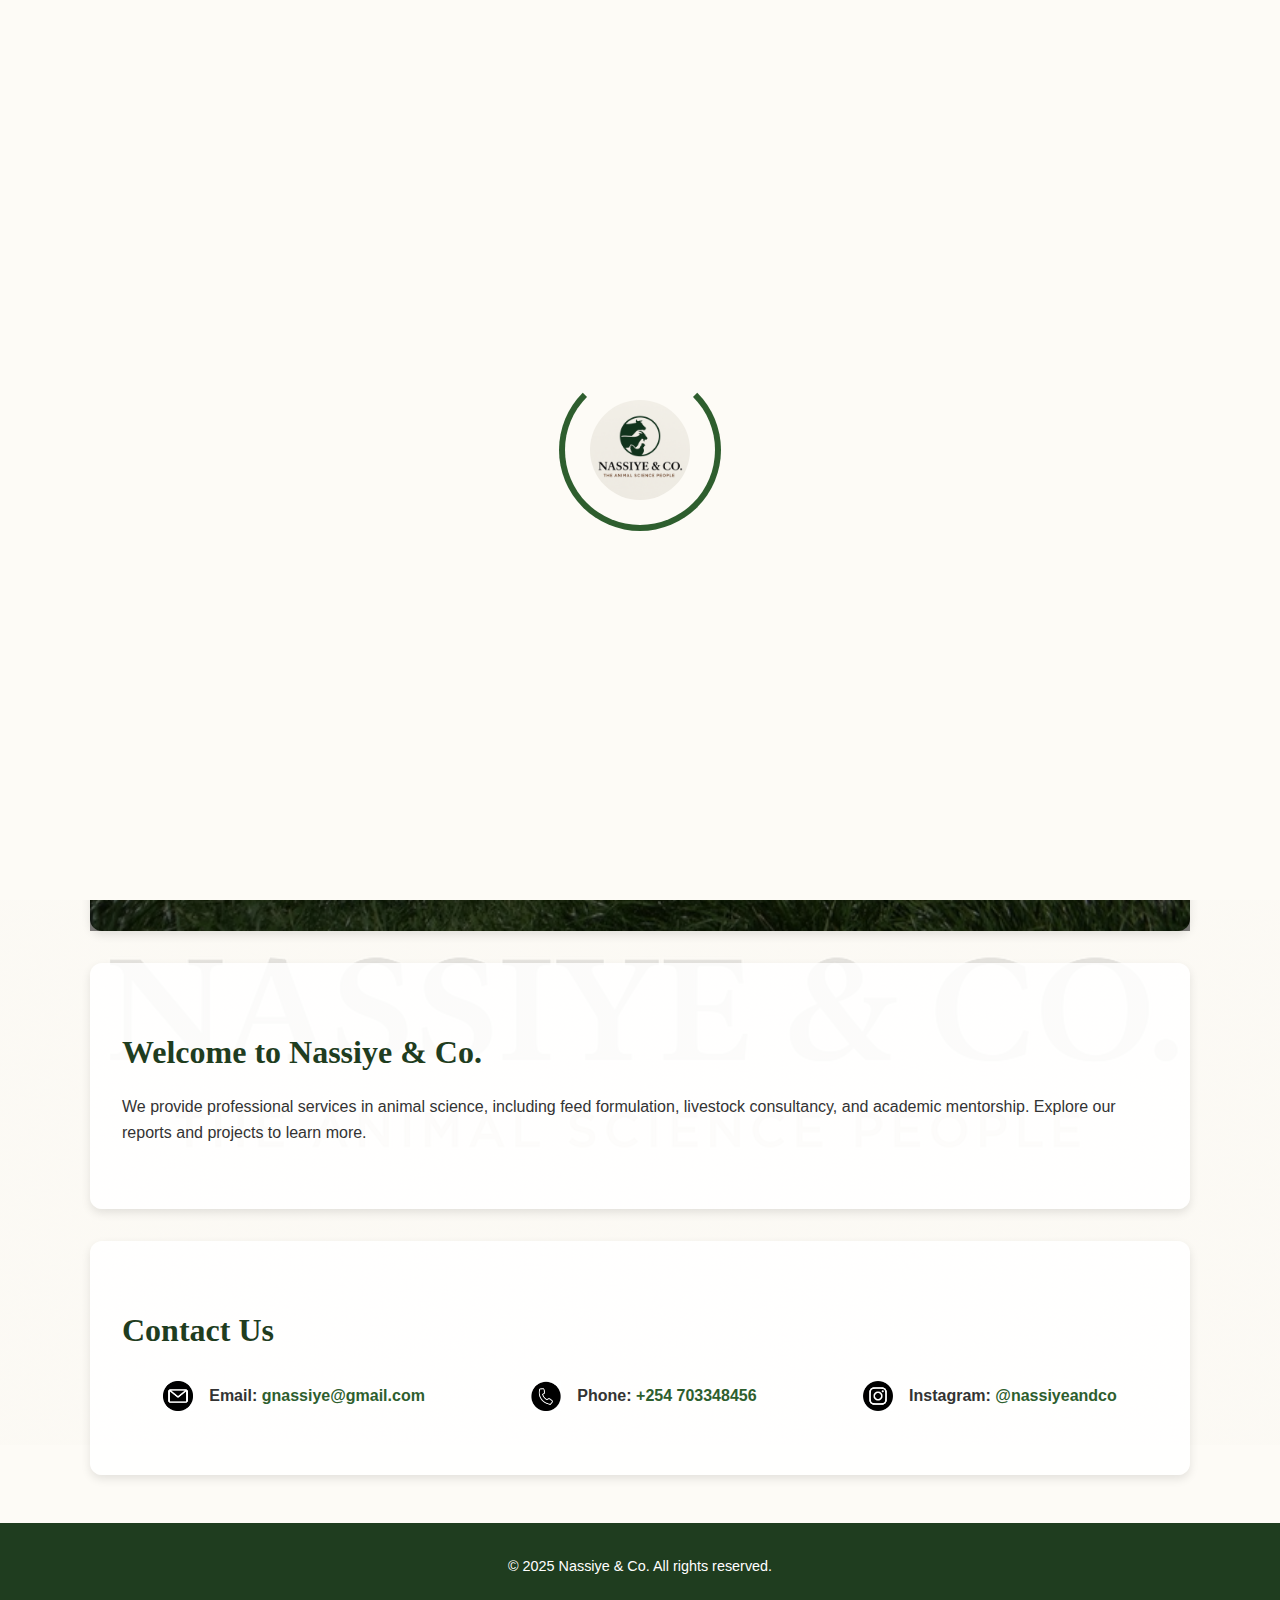
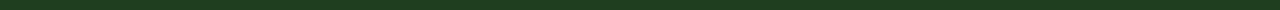
<file: index.html>
<!DOCTYPE html>
<html lang="en">
  <!--Favicon-->
  <link rel="icon" type="image/png" href="favicon.png">
<head>
  <meta charset="UTF-8">
  <meta name="viewport" content="width=device-width, initial-scale=1.0">
  <title>Nassiye & Co.</title>
  <link rel="stylesheet" href="style.css">
  <style>
    /* HAMBURGER STYLES */
    .hamburger {
      display: none;
      font-size: 2rem;
      cursor: pointer;
      color: #1f3d1f;
    }

    @media (max-width: 768px) {
      .nav-links {
        display: none;
        flex-direction: column;
        width: 100%;
        background: white;
        position: absolute;
        top: 70px;
        left: 0;
        text-align: center;
        padding: 1rem 0;
        box-shadow: 0 2px 5px rgba(0,0,0,0.1);
      }

      .nav-links.active {
        display: flex;
      }

      .hamburger {
        display: block;
      }

      .nav-links li {
        margin: 1rem 0;
      }
    }
  </style>
</head>
<body>
  <!--PRELOADER-->
  <div id="preloader">
    <div class="preloader-wrapper">
      <img src="logo.png" alt="Loading..." class="preloader-logo">
    </div>
  </div>

  <!-- HEADER -->
  <header>
    <div class="nav-container">
      <div class="logo"> <a href="index.html"> <img src="logo.png" alt="Nassiye & Co." class="logo-img">
      </a>
    </div>
      <nav>
        <div class="hamburger" onclick="toggleMenu()">☰</div>
        <ul class="nav-links">
          <li><a href="index.html" class="active">Home</a></li>
          <li><a href="services.html">Services</a></li>
          <li><a href="reports.html">Reports & Projects</a></li>
          <li><a href="about.html">About</a></li>
          <li><a href="#contact">Contacts</a></li>
        </ul>
      </nav>
    </div>
  </header>

  <!-- HERO SECTION -->
  <section class="hero">
    <div class="hero-content">
      <h1>EXPERT SOLUTIONS IN ANIMAL SCIENCE</h1>
      <div class="hero-buttons">
        <a href="services.html" class="btn btn-light">Explore Us</a>
        <a href="reports.html" class="btn btn-dark">Read Our Reports</a>
      </div>
    </div>
  </section>

  <!-- INTRO SECTION -->
  <section class="intro">
    <h2>Welcome to Nassiye & Co.</h2>
    <p>We provide professional services in animal science, including feed formulation, livestock consultancy, and academic mentorship. Explore our reports and projects to learn more.</p>
  </section>

  <!-- CONTACT SECTION -->
  <!-- CONTACT SECTION -->
<section class="contact">
  <h2>Contact Us</h2>
  <div class="contact-info">
    <div class="contact-item">
      <img src="email-icon.png" alt="Email Icon" class="contact-icon">
      <p><b>Email:</b> <a href="mailto:gnassiye@gmail.com">gnassiye@gmail.com</a></p>
    </div>
    <div class="contact-item">
      <img src="phone-icon.png" alt="Phone Icon" class="contact-icon">
      <p><b>Phone:</b> <a href="tel:+254 703348456"> +254 703348456</a></p>
    </div>
    <div class="contact-item">
      <img src="ig-icon.png" alt="Instagram Icon" class="contact-icon">
      <p><b>Instagram:</b> 
        <a href="https://instagram.com/nassiyeandco" target="_blank">@nassiyeandco</a>
      </p>
    </div>
  </div>
</section>


  <!-- FOOTER -->
  <footer>
    <p>&copy; 2025 Nassiye & Co. All rights reserved.</p>
  </footer>

  <script>
    function toggleMenu() {
      document.querySelector(".nav-links").classList.toggle("active");
    }
  </script>
  <script>
document.addEventListener("DOMContentLoaded", function () {
  const preloader = document.getElementById("preloader");

  // Check if sessionStorage has preloaderShown
  if (sessionStorage.getItem("preloaderShown")) {
    preloader.style.display = "none"; // Hide immediately
  } else {
    // First visit: show preloader
    sessionStorage.setItem("preloaderShown", "true");

    window.addEventListener("load", () => {
      setTimeout(() => {
        preloader.classList.add("hide");
        setTimeout(() => preloader.style.display = "none", 500);
      }, 1500); // Animation duration
    });
  }
});
</script>

</body>
</html>
</file>
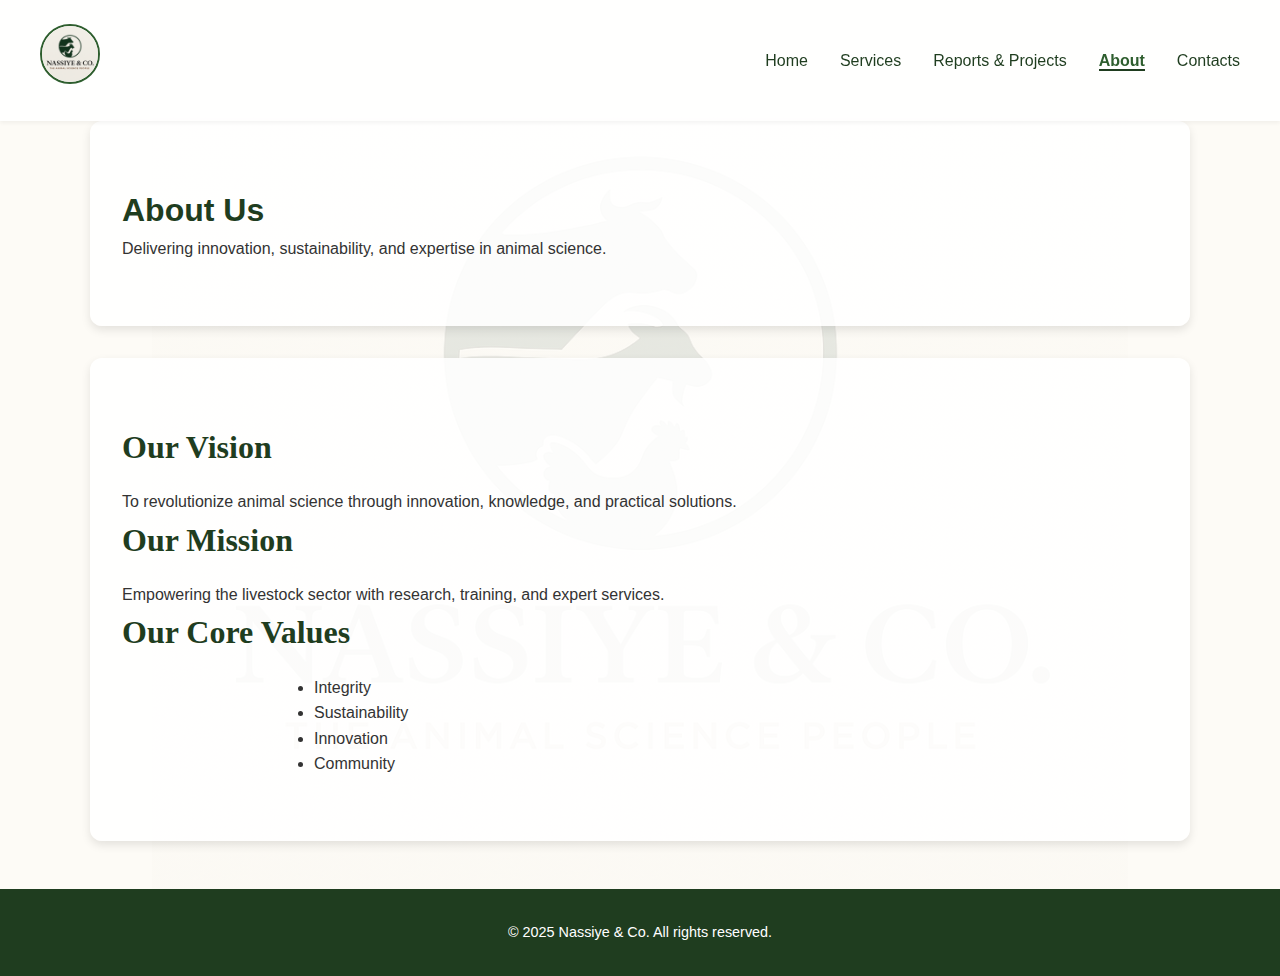
<file: about.html>
<!DOCTYPE html>
<html lang="en">
   <!--Favicon-->
  <link rel="icon" type="image/png" href="favicon.png">
<head>
  <meta charset="UTF-8">
  <meta name="viewport" content="width=device-width, initial-scale=1.0">
  <title>About Us - Nassiye & Co.</title>
  <link rel="stylesheet" href="style.css">
  <style>
    /* HAMBURGER STYLES */
    .hamburger {
      display: none;
      font-size: 2rem;
      cursor: pointer;
      color: #1f3d1f;
    }

    @media (max-width: 768px) {
      .nav-links {
        display: none;
        flex-direction: column;
        width: 100%;
        background: white;
        position: absolute;
        top: 70px;
        left: 0;
        text-align: center;
        padding: 1rem 0;
        box-shadow: 0 2px 5px rgba(0,0,0,0.1);
      }

      .nav-links.active {
        display: flex;
      }

      .hamburger {
        display: block;
      }

      .nav-links li {
        margin: 1rem 0;
      }
    }
  </style>
</head>
<body>
  
  <!-- HEADER -->
  <header>
    <div class="nav-container">
      <div class="logo"> <a href="index.html"> <img src="logo.png" alt="Nassiye & Co." class="logo-img">
      </a></div>
      <nav>
        <div class="hamburger" onclick="toggleMenu()">☰</div>
        <ul class="nav-links">
          <li><a href="index.html">Home</a></li>
          <li><a href="services.html">Services</a></li>
          <li><a href="reports.html">Reports & Projects</a></li>
          <li><a href="about.html" class="active">About</a></li>
          <li><a href="index.html#contact">Contacts</a></li>
        </ul>
      </nav>
    </div>
  </header>

  <!-- PAGE HERO -->
  <section class="page-hero">
    <h1>About Us</h1>
    <p>Delivering innovation, sustainability, and expertise in animal science.</p>
  </section>

  <!-- ABOUT CONTENT -->
  <section class="about-page">
    <div class="card">
      <h2>Our Vision</h2>
      <p>To revolutionize animal science through innovation, knowledge, and practical solutions.</p>
    </div>
    <div class="card">
      <h2>Our Mission</h2>
      <p>Empowering the livestock sector with research, training, and expert services.</p>
    </div>
    <div class="card">
      <h2>Our Core Values</h2>
      <ul>
        <li>Integrity</li>
        <li>Sustainability</li>
        <li>Innovation</li>
        <li>Community</li>
      </ul>
    </div>
  </section>

  <!-- FOOTER -->
  <footer>
    <p>&copy; 2025 Nassiye & Co. All rights reserved.</p>
  </footer>
  <script>
    function toggleMenu() {
      document.querySelector(".nav-links").classList.toggle("active");
    }
  </script>
</body>
</html>
</file>
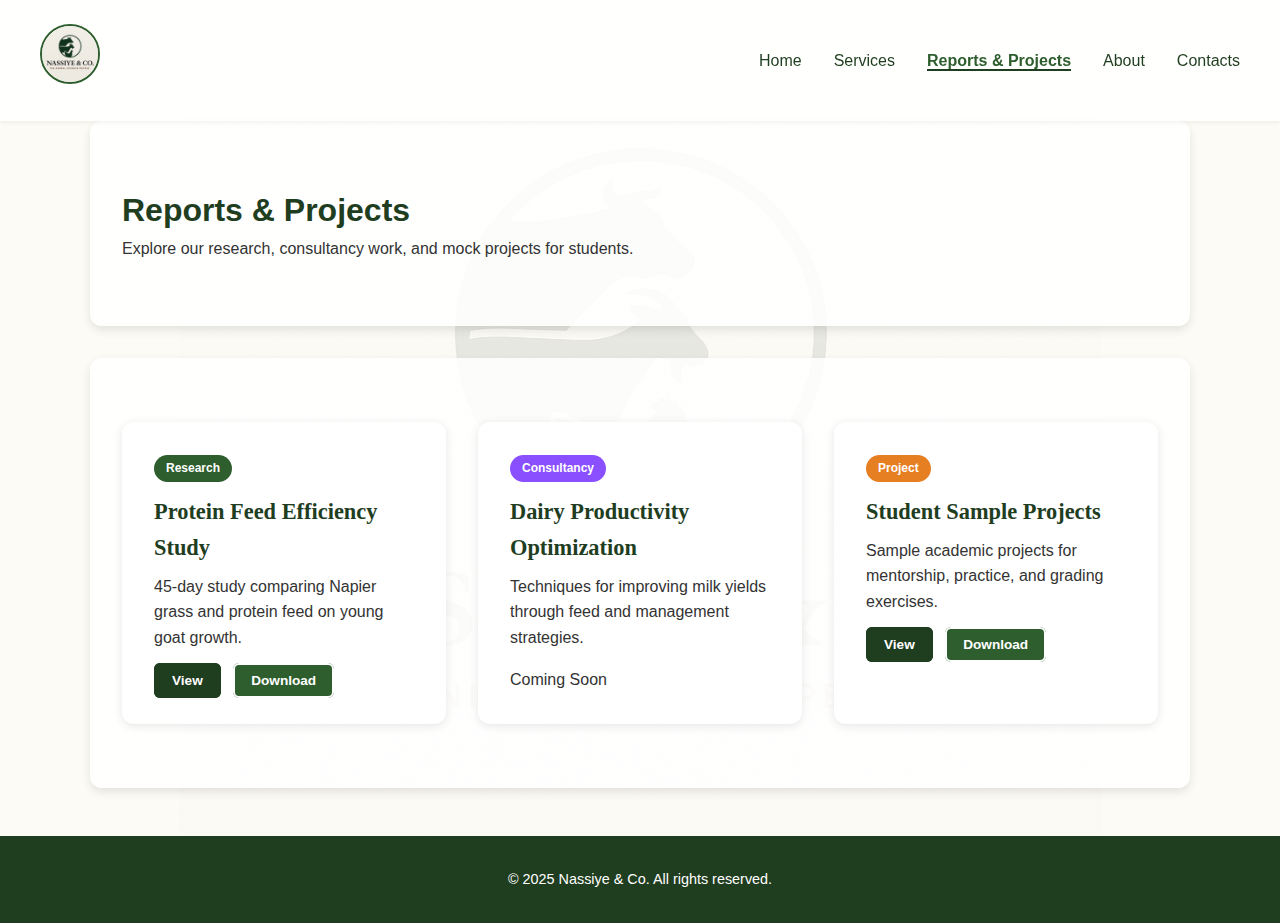
<file: reports.html>
<!DOCTYPE html>
<html lang="en">
   <!--Favicon-->
  <link rel="icon" type="image/png" href="favicon.png">
<head>
  <meta charset="UTF-8">
  <meta name="viewport" content="width=device-width, initial-scale=1.0">
  <title>Reports & Projects - Nassiye & Co.</title>
  <link rel="stylesheet" href="style.css">
  <style>
    /* HAMBURGER STYLES */
    .hamburger {
      display: none;
      font-size: 2rem;
      cursor: pointer;
      color: #1f3d1f;
    }

    @media (max-width: 768px) {
      .nav-links {
        display: none;
        flex-direction: column;
        width: 100%;
        background: white;
        position: absolute;
        top: 70px;
        left: 0;
        text-align: center;
        padding: 1rem 0;
        box-shadow: 0 2px 5px rgba(0,0,0,0.1);
      }

      .nav-links.active {
        display: flex;
      }

      .hamburger {
        display: block;
      }

      .nav-links li {
        margin: 1rem 0;
      }
    }
  </style>
</head>
<body>
 
  <!-- HEADER -->
  <header>
    <div class="nav-container">
      <div class="logo"> <a href="index.html"> <img src="logo.png" alt="Nassiye & Co." class="logo-img">
      </a></div>
      <nav>
        <div class="hamburger" onclick="toggleMenu()">☰</div>
        <ul class="nav-links">
          <li><a href="index.html">Home</a></li>
          <li><a href="services.html">Services</a></li>
          <li><a href="reports.html" class="active">Reports & Projects</a></li>
          <li><a href="about.html">About</a></li>
          <li><a href="index.html#contact">Contacts</a></li>
        </ul>
      </nav>
    </div>
  </header>

  <!-- PAGE HERO -->
  <section class="page-hero">
    <h1>Reports & Projects</h1>
    <p>Explore our research, consultancy work, and mock projects for students.</p>
  </section>

  <!-- REPORTS & PROJECTS LIST -->
  <section class="reports-page">
    <!-- Card 1 -->
    <div class="report-card">
      <span class="tag research">Research</span>
      <h2> Protein Feed Efficiency Study</h2>
      <p>45-day study comparing Napier grass and protein feed on young goat growth.</p>
      <div class="card-actions">
        <a href="reports/protein-goat-study.pdf" class="btn btn-dark">View</a>
        <a href="reports/protein-goat-study.pdf" class="btn btn-light">Download</a>
      </div>
    </div>

    <!-- Card 2 -->
    <div class="report-card">
      <span class="tag consultancy">Consultancy</span>
      <h2>Dairy Productivity Optimization</h2>
      <p>Techniques for improving milk yields through feed and management strategies.</p>
      <div class="card-actions">
        <p> Coming Soon</p>
      </div>
    </div>

    <!-- Card 3 -->
    <div class="report-card">
      <span class="tag project">Project</span>
      <h2>Student Sample Projects</h2>
      <p>Sample academic projects for mentorship, practice, and grading exercises.</p>
      <div class="card-actions">
        <a href="reports/broiler-housing-project.pdf" class="btn btn-dark">View</a>
        <a href="reports/broiler-housing-project.pdf" class="btn btn-light">Download</a>
      </div>
    </div>
  </section>

  <!-- FOOTER -->
  <footer>
    <p>&copy; 2025 Nassiye & Co. All rights reserved.</p>
  </footer>
  <script>
    function toggleMenu() {
      document.querySelector(".nav-links").classList.toggle("active");
    }
  </script>
</body>
</html>
</file>
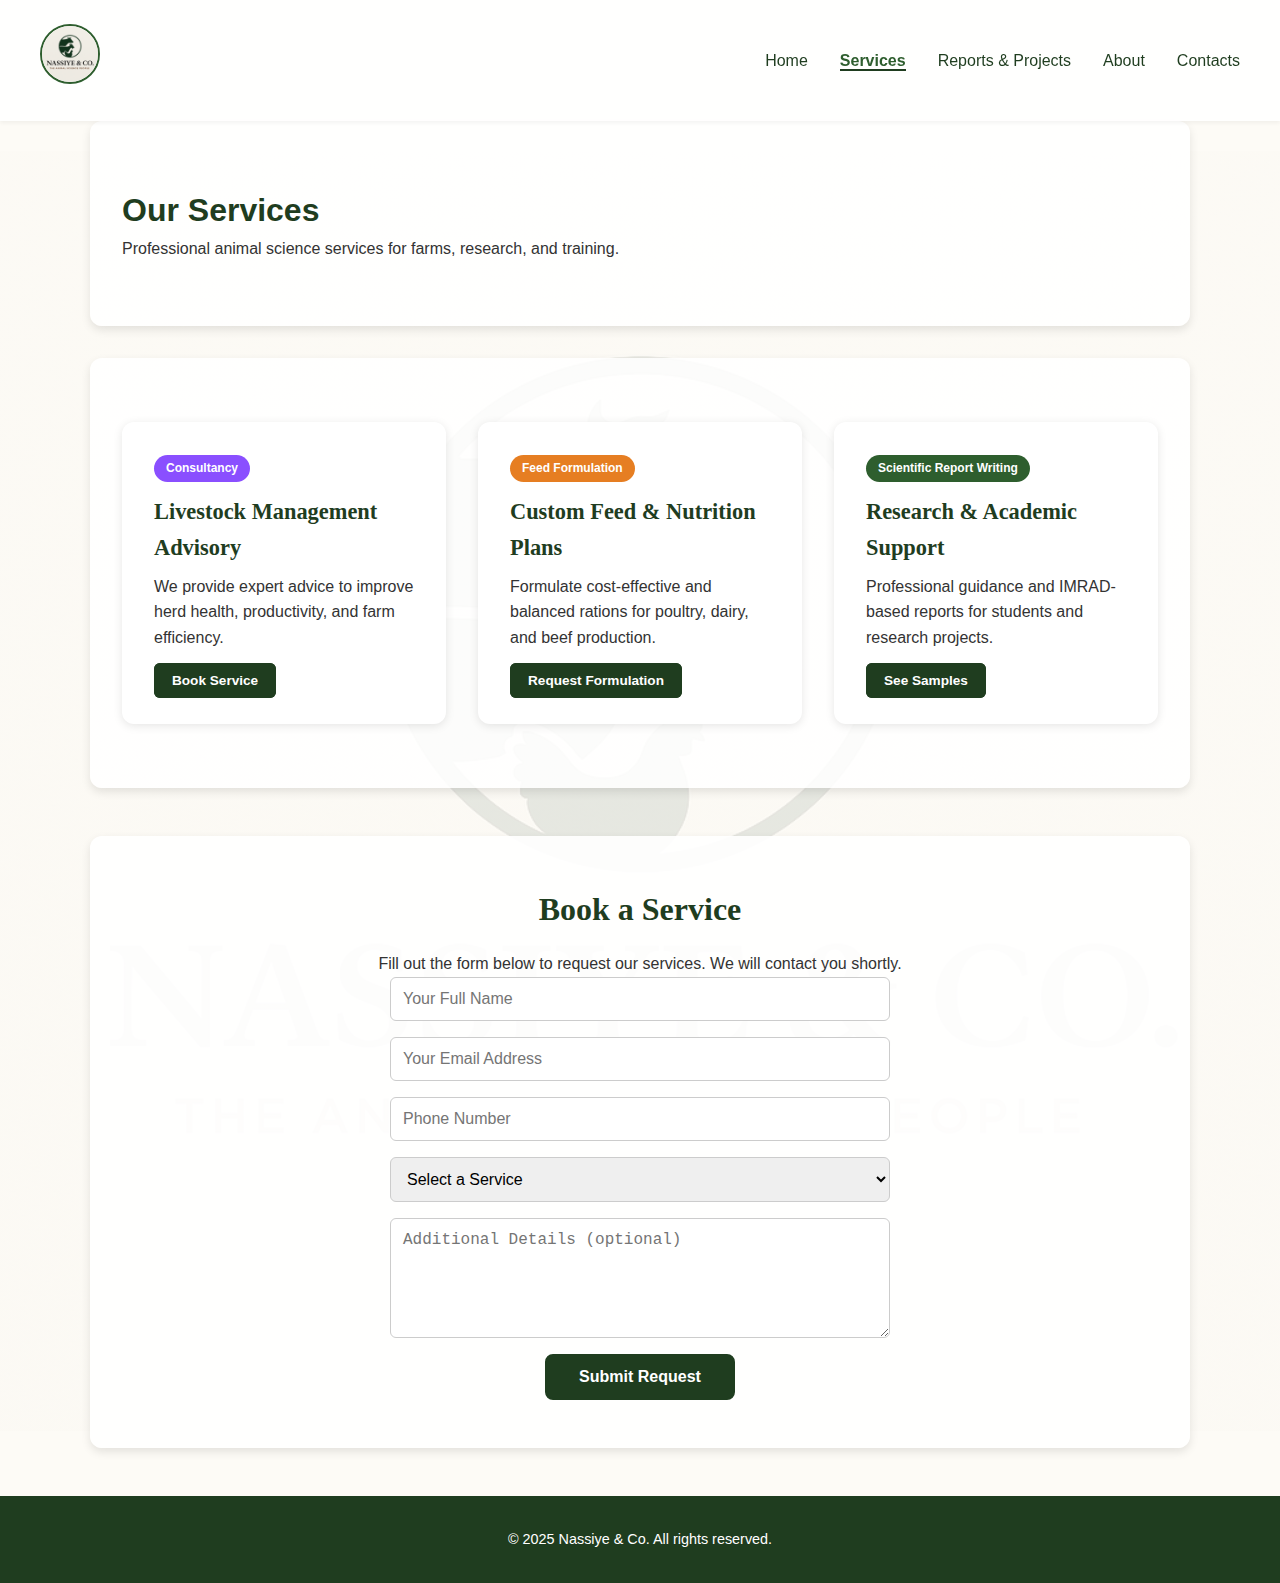
<file: services.html>
<!DOCTYPE html>
<html lang="en">
   <!--Favicon-->
  <link rel="icon" type="image/png" href="favicon.png">
<head>
  <meta charset="UTF-8">
  <meta name="viewport" content="width=device-width, initial-scale=1.0">
  <title>Services - Nassiye & Co.</title>
  <link rel="stylesheet" href="style.css">

  <style>
    html { scroll-behavior: smooth;
    }
    /* HAMBURGER STYLES */
    .hamburger {
      display: none;
      font-size: 2rem;
      cursor: pointer;
      color: #1f3d1f;
    }

    @media (max-width: 768px) {
      .nav-links {
        display: none;
        flex-direction: column;
        width: 100%;
        background: white;
        position: absolute;
        top: 70px;
        left: 0;
        text-align: center;
        padding: 1rem 0;
        box-shadow: 0 2px 5px rgba(0,0,0,0.1);
      }

      .nav-links.active {
        display: flex;
      }

      .hamburger {
        display: block;
      }

      .nav-links li {
        margin: 1rem 0;
      }
    }
  </style>
</head>
<body>

  <!-- HEADER -->
  <header>
    <div class="nav-container">
      <div class="logo"> <a href="index.html"> <img src="logo.png" alt="Nassiye & Co." class="logo-img">
      </a></div>
      <nav>
        <div class="hamburger" onclick="toggleMenu()">☰</div>
        <ul class="nav-links">
          <li><a href="index.html">Home</a></li>
          <li><a href="services.html" class="active">Services</a></li>
          <li><a href="reports.html">Reports & Projects</a></li>
          <li><a href="about.html">About</a></li>
          <li><a href="index.html#contact">Contacts</a></li>
        </ul>
      </nav>
    </div>
  </header>

  <!-- PAGE HERO -->
  <section class="page-hero">
    <h1>Our Services</h1>
    <p>Professional animal science services for farms, research, and training.</p>
  </section>

  <!-- SERVICES GRID -->
  <section class="services-page">

    <div class="service-card">
      <span class="tag consultancy">Consultancy</span>
      <h2>Livestock Management Advisory</h2>
      <p>We provide expert advice to improve herd health, productivity, and farm efficiency.</p>
      <div class="card-actions">
        <a href="#service-form-section" class="btn btn-dark" onclick="selectService('Livestock Consultancy')">Book Service</a>
      </div>
    </div>

    <div class="service-card">
      <span class="tag project">Feed Formulation</span>
      <h2>Custom Feed & Nutrition Plans</h2>
      <p>Formulate cost-effective and balanced rations for poultry, dairy, and beef production.</p>
      <div class="card-actions">
        <a href="#service-form-section" class="btn btn-dark" onclick="selectService('Feed Formulation')">Request Formulation</a>
      </div>
    </div>

    <div class="service-card">
      <span class="tag research">Scientific Report Writing</span>
      <h2>Research & Academic Support</h2>
      <p>Professional guidance and IMRAD-based reports for students and research projects.</p>
      <div class="card-actions">
        <a href="reports.html" class="btn btn-dark">See Samples</a>
      </div>
    </div>

  </section>

  <!-- CLIENT SERVICE BOOKING FORM -->
  <section class="service-booking" id="service-form-section">
    <h2>Book a Service</h2>
    <p>Fill out the form below to request our services. We will contact you shortly.</p>

    <form action="https://formspree.io/f/movllbve" method="POST" class="booking-form">
      <input type="text" name="name" placeholder="Your Full Name" required>
      <input type="email" name="email" placeholder="Your Email Address" required>
      <input type="tel" name="phone" placeholder="Phone Number" required>

      <select name="service" id="service-select" required>
        <option value="">Select a Service</option>
        <option value="Livestock Consultancy">Livestock Consultancy</option>
        <option value="Feed Formulation">Feed Formulation</option>
        <option value="Scientific Report Writing">Scientific Report Writing</option>
      </select>

      <textarea name="message" placeholder="Additional Details (optional)"></textarea>
      <button type="submit" class="btn btn-dark">Submit Request</button>
    </form>
  </section>

  <!-- FOOTER -->
  <footer>
    <p>&copy; 2025 Nassiye & Co. All rights reserved.</p>
  </footer>

  <!-- SCRIPT FOR AUTO-SELECT -->
  <script>
    function selectService(serviceName) {
      document.getElementById('service-select').value = serviceName;
    }
  </script>
    <script>
    function toggleMenu() {
      document.querySelector(".nav-links").classList.toggle("active");
    }
  </script>
</body>
</html>
</file>
<file: style.css>
/*1. BASE RESET & SITE SETUP*/
* {
  margin: 0;
  padding: 0;
  box-sizing: border-box;
}

html {
  scroll-behavior: smooth;
  scroll-padding-top: 100px; /* Avoids header hiding section titles */
}
/*PRE LOADER STYLING*/
#preloader {
  position: fixed;
  top: 0; left: 0;
  width: 100%; height: 100%;
  background: #fdfbf6; /* Match site background */
  display: flex;
  align-items: center;
  justify-content: center;
  z-index: 9999;
  transition: opacity 0.5s ease;
}

#preloader.hide {
  opacity: 0;
  pointer-events: none;
}

/* Preloader container for logo + rotating border */
.preloader-wrapper {
  position: relative;
  width: 150px; /* Bigger size */
  height: 150px;
  display: flex;
  align-items: center;
  justify-content: center;
}

/* Circular rotating border */
.preloader-wrapper::before {
  content: "";
  position: absolute;
  width: 100%;
  height: 100%;
  border: 6px solid #2e5e2e; /* Green border */
  border-top-color: transparent; /* Creates a spinner effect */
  border-radius: 50%;
  animation: spin 1.5s linear infinite;
}

/* Logo */
.preloader-logo {
  width: 100px; /* Slightly bigger logo */
  border-radius: 50%; /* Makes the logo circular */
  animation: fadeInScale 1s ease-in-out infinite alternate;
}

@keyframes fadeInScale {
  from { opacity: 0.5; transform: scale(0.9); }
  to { opacity: 1; transform: scale(1.1); }
}

/* Spinner animation */
@keyframes spin {
  0% { transform: rotate(0deg); }
  100% { transform: rotate(360deg); }
}

body {
  font-family: 'Poppins', sans-serif;
  background: 
    linear-gradient(rgba(253, 251, 246, 0.9), rgba(253, 251, 246, 0.9)), /* Overlay tint */
    url('logo.png'); /* Decorative background logo */
  background-size: contain;
  background-position: center;
  background-repeat: no-repeat;
  color: #1f3d1f;
  line-height: 1.6;
  background-color: #fdfbf6;
}

/* 2. HEADER & NAVIGATION*/
header {
  background-color: #ffffffdd; /* Slight transparency */
  padding: 1.5rem 2rem;
  box-shadow: 0 2px 4px rgba(0,0,0,0.05);
  position: sticky;
  top: 0;
  z-index: 100;
}
/* NAVBAR LOGO IMAGE */
.logo-img {
  width: 60px; /* adjust size */
  height: 60px;
  border-radius: 50%; /* makes it circular */
  object-fit: cover; /* keeps aspect ratio */
  border: 2px solid #2e5e2e; /* green border */
  transition: transform 0.3s ease;
}

.logo-img:hover {
  transform: scale(1.05); /* slight hover effect */
}

/* HAMBURGER STYLES */
.hamburger {
  display: none;
  font-size: 2rem;
  cursor: pointer;
  color: #1f3d1f;
}

@media (max-width: 768px) {
  .nav-links {
  display: none;
  flex-direction: column;
  width: 100%;
  background: white;
  position: absolute;
  top: 70px;
  left: 0;
  text-align: center;
  padding: 1rem 0;
  box-shadow: 0 2px 5px rgba(0,0,0,0.1);
}

.nav-links.active {
  display: flex;
}

.hamburger {
  display: block;
}

.nav-links li {
  margin: 1rem 0;
  }
}

.nav-container {
  max-width: 1200px;
  margin: auto;
  display: flex;
  justify-content: space-between;
  align-items: center;
  flex-wrap: wrap;
}

.logo {
  font-size: 1.8rem;
  font-family: 'Georgia', serif;
  font-weight: bold;
  color: #1f3d1f;
}

.nav-links {
  display: flex;
  gap: 2rem;
  list-style: none;
}

/* Base nav links */
.nav-links li a {
  text-decoration: none;
  color: #1f3d1f;
  font-weight: 500;
  font-size: 1rem;
  position: relative;
  transition: color 0.3s;
}

/* Underline hover effect */
.nav-links li a::after {
  content: '';
  position: absolute;
  left: 0;
  bottom: -2px;
  width: 0%;
  height: 2px;
  background-color: #1f3d1f;
  transition: width 0.3s ease;
}

.nav-links li a:hover::after {
  width: 100%;
}

/* Hover + active styles */
.nav-links li a:hover {
  color: #2e5e2e;
  font-weight: 600;
}
.nav-links li a.active {
  color: #2e5e2e;
  font-weight: 600;
}
.nav-links li a.active::after {
  width: 100%;
}

/* ===========================
   3. HERO SECTION
=========================== */
.hero {
  background-image: url('cow-hero.jpg');
  background-size: cover;
  background-position: center;
  background-repeat: no-repeat;
  min-height: 90vh;
  display: flex;
  align-items: center;
  justify-content: center;
  text-align: center;
  color: white;
  padding: 2rem;
  position: relative;
}

.hero::before {
  content: "";
  position: absolute;
  inset: 0;
  background-color: rgba(0, 0, 0, 0.5);
  z-index: 0;
}

.hero-content {
  position: relative;
  z-index: 1;
  max-width: 800px;
  padding: 2rem;
}

.hero h1 {
  font-size: 2.8rem;
  margin-bottom: 1.5rem;
  font-family: 'Georgia', serif;
}

.hero-buttons {
  display: flex;
  justify-content: center;
  gap: 1rem;
  flex-wrap: wrap;
}

/* ===========================
   4. BUTTONS
=========================== */
.btn {
  padding: 0.75rem 1.5rem;
  border-radius: 8px;
  font-weight: 600;
  text-decoration: none;
  font-size: 1rem;
  transition: all 0.3s ease;
}

.btn-light {
  background: white;
  color: #1f3d1f;
  border: 2px solid white;
}
.btn-light:hover { background: #f0f0f0; }

.btn-dark {
  background: #1f3d1f;
  color: white;
  border: 2px solid #1f3d1f;
}
.btn-dark:hover { background: #163016; }

/* ===========================
   5. GENERAL SECTIONS
=========================== */
section {
  padding: 4rem 2rem;
  max-width: 1100px;
  margin: auto;
  background-color: rgba(255, 255, 255, 0.85);
  border-radius: 12px;
  box-shadow: 0 4px 10px rgba(0, 0, 0, 0.1);
  margin-bottom: 2rem;
  transition: all 0.3s ease;
}
section:hover { transform: translateY(-4px); }

section h2 {
  font-size: 2rem;
  margin-bottom: 1rem;
  font-family: 'Georgia', serif;
  color: #1f3d1f;
}

section p, section ul {
  font-size: 1rem;
  color: #333;
}

ul {
  list-style: disc;
  padding-left: 1.5rem;
  text-align: left;
  max-width: 700px;
  margin: 0 auto;
}

/* ===========================
   6. REPORTS & PROJECT CARDS
=========================== */
.reports-page {
  display: grid;
  grid-template-columns: repeat(auto-fit, minmax(280px, 1fr));
  gap: 2rem;
  margin-top: 2rem;
}

/* Individual Report Card */
.report-card {
  background: white;
  padding: 2rem;
  border-radius: 12px;
  box-shadow: 0 2px 10px rgba(0,0,0,0.1);
  text-align: left;
  transition: all 0.3s ease;
  position: relative;
}

.report-card:hover {
  transform: translateY(-6px);
  box-shadow: 0 6px 18px rgba(0,0,0,0.15);
}

/* Report Title */
.report-card h2 {
  font-size: 1.4rem;
  margin-bottom: 0.5rem;
  color: #1f3d1f;
}

/* Project Type Tags */
.report-card .tag {
  display: inline-block;
  padding: 0.25rem 0.75rem;
  font-size: 0.75rem;
  font-weight: 600;
  border-radius: 999px;
  margin-bottom: 0.75rem;
  color: white;
}
.tag.research { background-color: #2e5e2e; }
.tag.consultancy { background-color: #8a4fff; }
.tag.project { background-color: #e67e22; }

/* Action Buttons */
.card-actions {
  margin-top: 1rem;
}
.card-actions .btn {
  padding: 0.5rem 1rem;
  border-radius: 6px;
  font-size: 0.85rem;
  font-weight: 600;
  margin-right: 0.5rem;
}
.card-actions .btn-dark {
  background-color: #1f3d1f;
  color: white;
}
.card-actions .btn-dark:hover { background-color: #163016; }

.card-actions .btn-light {
  background-color: #2e5e2e;
  color: white;
}
.card-actions .btn-light:hover { background-color: #244a24; }

/* ===========================
   6B. SERVICES PAGE CARDS
=========================== */
.services-page {
  display: grid;
  grid-template-columns: repeat(auto-fit, minmax(280px, 1fr));
  gap: 2rem;
  margin-top: 2rem;
}

/* Individual Service Card */
.service-card {
  background: white;
  padding: 2rem;
  border-radius: 12px;
  box-shadow: 0 2px 10px rgba(0,0,0,0.1);
  text-align: left;
  transition: all 0.3s ease;
  position: relative;
}

.service-card:hover {
  transform: translateY(-6px);
  box-shadow: 0 6px 18px rgba(0,0,0,0.15);
}

/* Service Title */
.service-card h2 {
  font-size: 1.4rem;
  margin-bottom: 0.5rem;
  color: #1f3d1f;
}

/* Service Type Tags */
.service-card .tag {
  display: inline-block;
  padding: 0.25rem 0.75rem;
  font-size: 0.75rem;
  font-weight: 600;
  border-radius: 999px;
  margin-bottom: 0.75rem;
  color: white;
}
.tag.consulting { background-color: #3498db; }    /* Example: Consulting service */
.tag.feed { background-color: #27ae60; }         /* Example: Feed formulation */
.tag.training { background-color: #e67e22; }     /* Example: Training & workshops */

/* Service Card Action Buttons */
.service-actions {
  margin-top: 1rem;
}
.service-actions .btn {
  padding: 0.5rem 1rem;
  border-radius: 6px;
  font-size: 0.85rem;
  font-weight: 600;
  margin-right: 0.5rem;
}

.service-actions .btn-dark {
  background-color: #1f3d1f;
  color: white;
}
.service-actions .btn-dark:hover { background-color: #163016; }

.service-actions .btn-light {
  background-color: #2e5e2e;
  color: white;
}
.service-actions .btn-light:hover { background-color: #244a24; }

/* Booking Form Styling */
.service-booking {
  margin-top: 3rem;
  padding: 3rem 2rem;
  background: rgba(255, 255, 255, 0.9);
  border-radius: 12px;
  text-align: center;
}

.booking-form {
  display: flex;
  flex-direction: column;
  gap: 1rem;
  max-width: 500px;
  margin: auto;
}

.booking-form input,
.booking-form select,
.booking-form textarea {
  padding: 0.75rem;
  border-radius: 6px;
  border: 1px solid #ccc;
  font-size: 1rem;
  width: 100%;
}

.booking-form textarea {
  resize: vertical;
  min-height: 120px;
}

.booking-form button {
  width: fit-content;
  margin: auto;
  padding: 0.75rem 2rem;
}

.contact-info {
  display: flex;
  flex-direction: column;
  gap: 1.5rem;
  margin-top: 1.5rem;
  align-items: flex-start;
}

.contact-item {
  display: flex;
  align-items: center;
  gap: 1rem;
}

.contact-icon {
  width: 30px;
  height: 30px;
}

.contact-item a {
  color: #2e5e2e;
  text-decoration: none;
  font-weight: 600;
  transition: color 0.3s;
}

.contact-item a:hover {
  color: #1f3d1f;
}

/* Make it row-based on larger screens */
@media (min-width: 768px) {
  .contact-info {
    flex-direction: row;
    justify-content: space-around;
    align-items: center;
  }
}

/* ===========================
   7. FOOTER
=========================== */
footer {
  background-color: #1f3d1f;
  color: white;
  text-align: center;
  padding: 2rem;
  margin-top: 3rem;
  font-size: 0.9rem;
}
</file>
